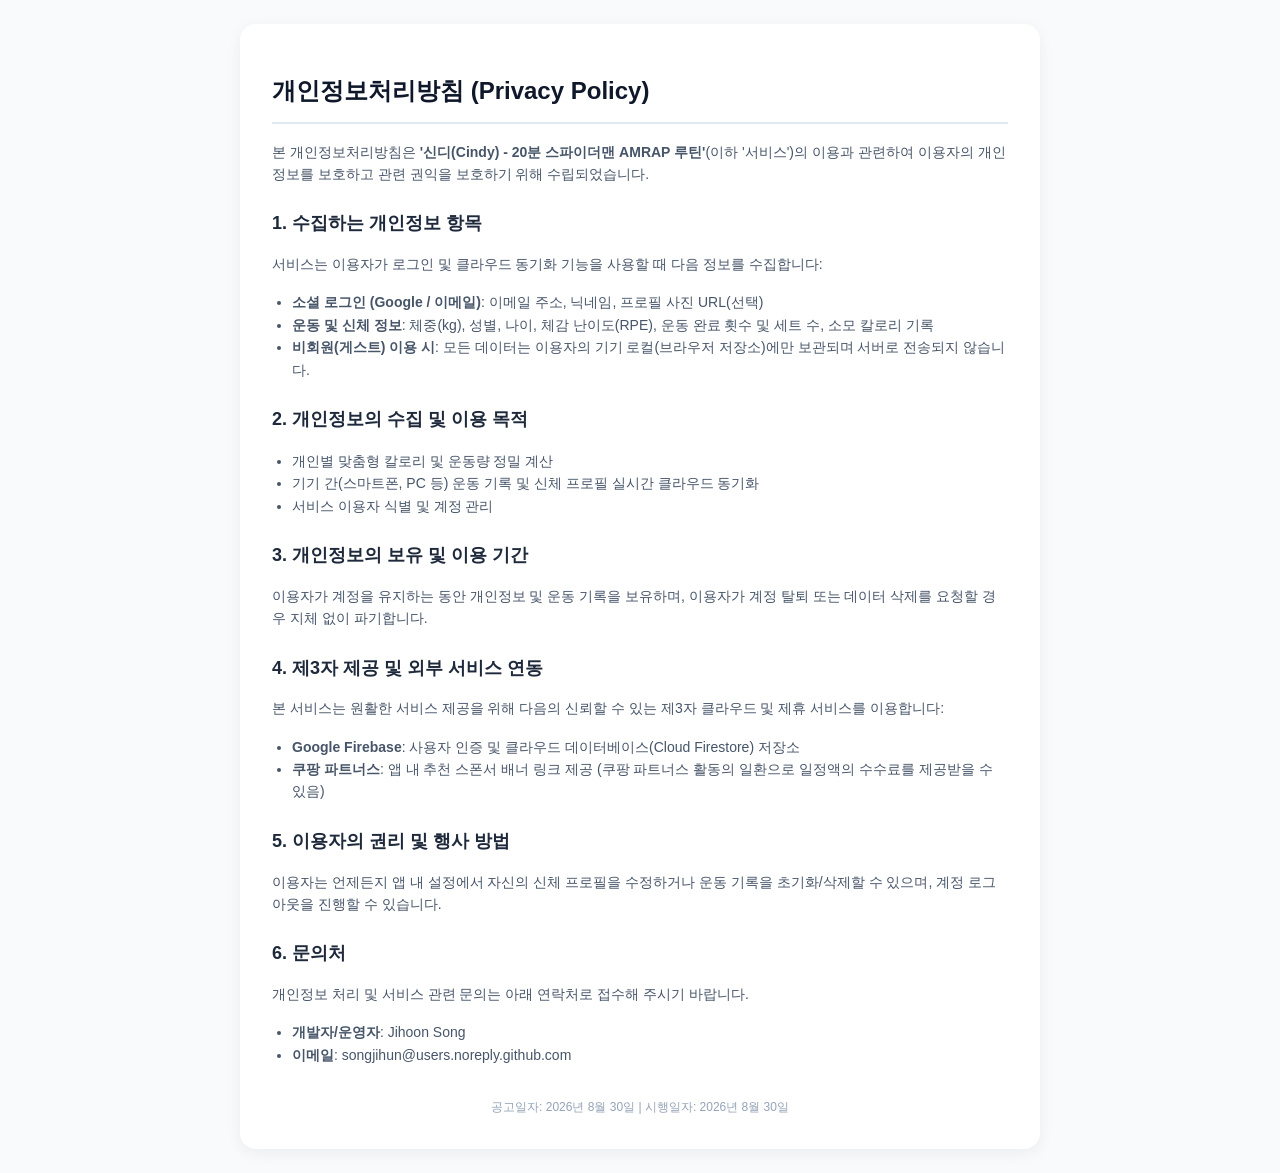
<file: www/privacy.html>
<!DOCTYPE html>
<html lang="ko">
<head>
  <meta charset="UTF-8">
  <meta name="viewport" content="width=device-width, initial-scale=1.0">
  <title>개인정보처리방침 - 신디(Cindy) 스파이더맨 루틴</title>
  <style>
    body {
      font-family: -apple-system, BlinkMacSystemFont, 'Pretendard', sans-serif;
      line-height: 1.6;
      color: #333;
      max-width: 800px;
      margin: 0 auto;
      padding: 24px 20px;
      background: #f8fafc;
    }
    .container {
      background: #ffffff;
      padding: 32px;
      border-radius: 16px;
      box-shadow: 0 4px 16px rgba(0,0,0,0.06);
    }
    h1 { color: #0f172a; font-size: 24px; border-bottom: 2px solid #e2e8f0; padding-bottom: 12px; }
    h2 { color: #1e293b; font-size: 18px; margin-top: 24px; }
    p, li { font-size: 14px; color: #475569; }
    ul { padding-left: 20px; }
    .footer { margin-top: 32px; font-size: 12px; color: #94a3b8; text-align: center; }
  </style>
</head>
<body>
  <div class="container">
    <h1>개인정보처리방침 (Privacy Policy)</h1>
    <p>본 개인정보처리방침은 <strong>'신디(Cindy) - 20분 스파이더맨 AMRAP 루틴'</strong>(이하 '서비스')의 이용과 관련하여 이용자의 개인정보를 보호하고 관련 권익을 보호하기 위해 수립되었습니다.</p>

    <h2>1. 수집하는 개인정보 항목</h2>
    <p>서비스는 이용자가 로그인 및 클라우드 동기화 기능을 사용할 때 다음 정보를 수집합니다:</p>
    <ul>
      <li><strong>소셜 로그인 (Google / 이메일)</strong>: 이메일 주소, 닉네임, 프로필 사진 URL(선택)</li>
      <li><strong>운동 및 신체 정보</strong>: 체중(kg), 성별, 나이, 체감 난이도(RPE), 운동 완료 횟수 및 세트 수, 소모 칼로리 기록</li>
      <li><strong>비회원(게스트) 이용 시</strong>: 모든 데이터는 이용자의 기기 로컬(브라우저 저장소)에만 보관되며 서버로 전송되지 않습니다.</li>
    </ul>

    <h2>2. 개인정보의 수집 및 이용 목적</h2>
    <ul>
      <li>개인별 맞춤형 칼로리 및 운동량 정밀 계산</li>
      <li>기기 간(스마트폰, PC 등) 운동 기록 및 신체 프로필 실시간 클라우드 동기화</li>
      <li>서비스 이용자 식별 및 계정 관리</li>
    </ul>

    <h2>3. 개인정보의 보유 및 이용 기간</h2>
    <p>이용자가 계정을 유지하는 동안 개인정보 및 운동 기록을 보유하며, 이용자가 계정 탈퇴 또는 데이터 삭제를 요청할 경우 지체 없이 파기합니다.</p>

    <h2>4. 제3자 제공 및 외부 서비스 연동</h2>
    <p>본 서비스는 원활한 서비스 제공을 위해 다음의 신뢰할 수 있는 제3자 클라우드 및 제휴 서비스를 이용합니다:</p>
    <ul>
      <li><strong>Google Firebase</strong>: 사용자 인증 및 클라우드 데이터베이스(Cloud Firestore) 저장소</li>
      <li><strong>쿠팡 파트너스</strong>: 앱 내 추천 스폰서 배너 링크 제공 (쿠팡 파트너스 활동의 일환으로 일정액의 수수료를 제공받을 수 있음)</li>
    </ul>

    <h2>5. 이용자의 권리 및 행사 방법</h2>
    <p>이용자는 언제든지 앱 내 설정에서 자신의 신체 프로필을 수정하거나 운동 기록을 초기화/삭제할 수 있으며, 계정 로그아웃을 진행할 수 있습니다.</p>

    <h2>6. 문의처</h2>
    <p>개인정보 처리 및 서비스 관련 문의는 아래 연락처로 접수해 주시기 바랍니다.</p>
    <ul>
      <li><strong>개발자/운영자</strong>: Jihoon Song</li>
      <li><strong>이메일</strong>: songjihun@users.noreply.github.com</li>
    </ul>

    <div class="footer">
      공고일자: 2026년 8월 30일 | 시행일자: 2026년 8월 30일
    </div>
  </div>
</body>
</html>
</file>
